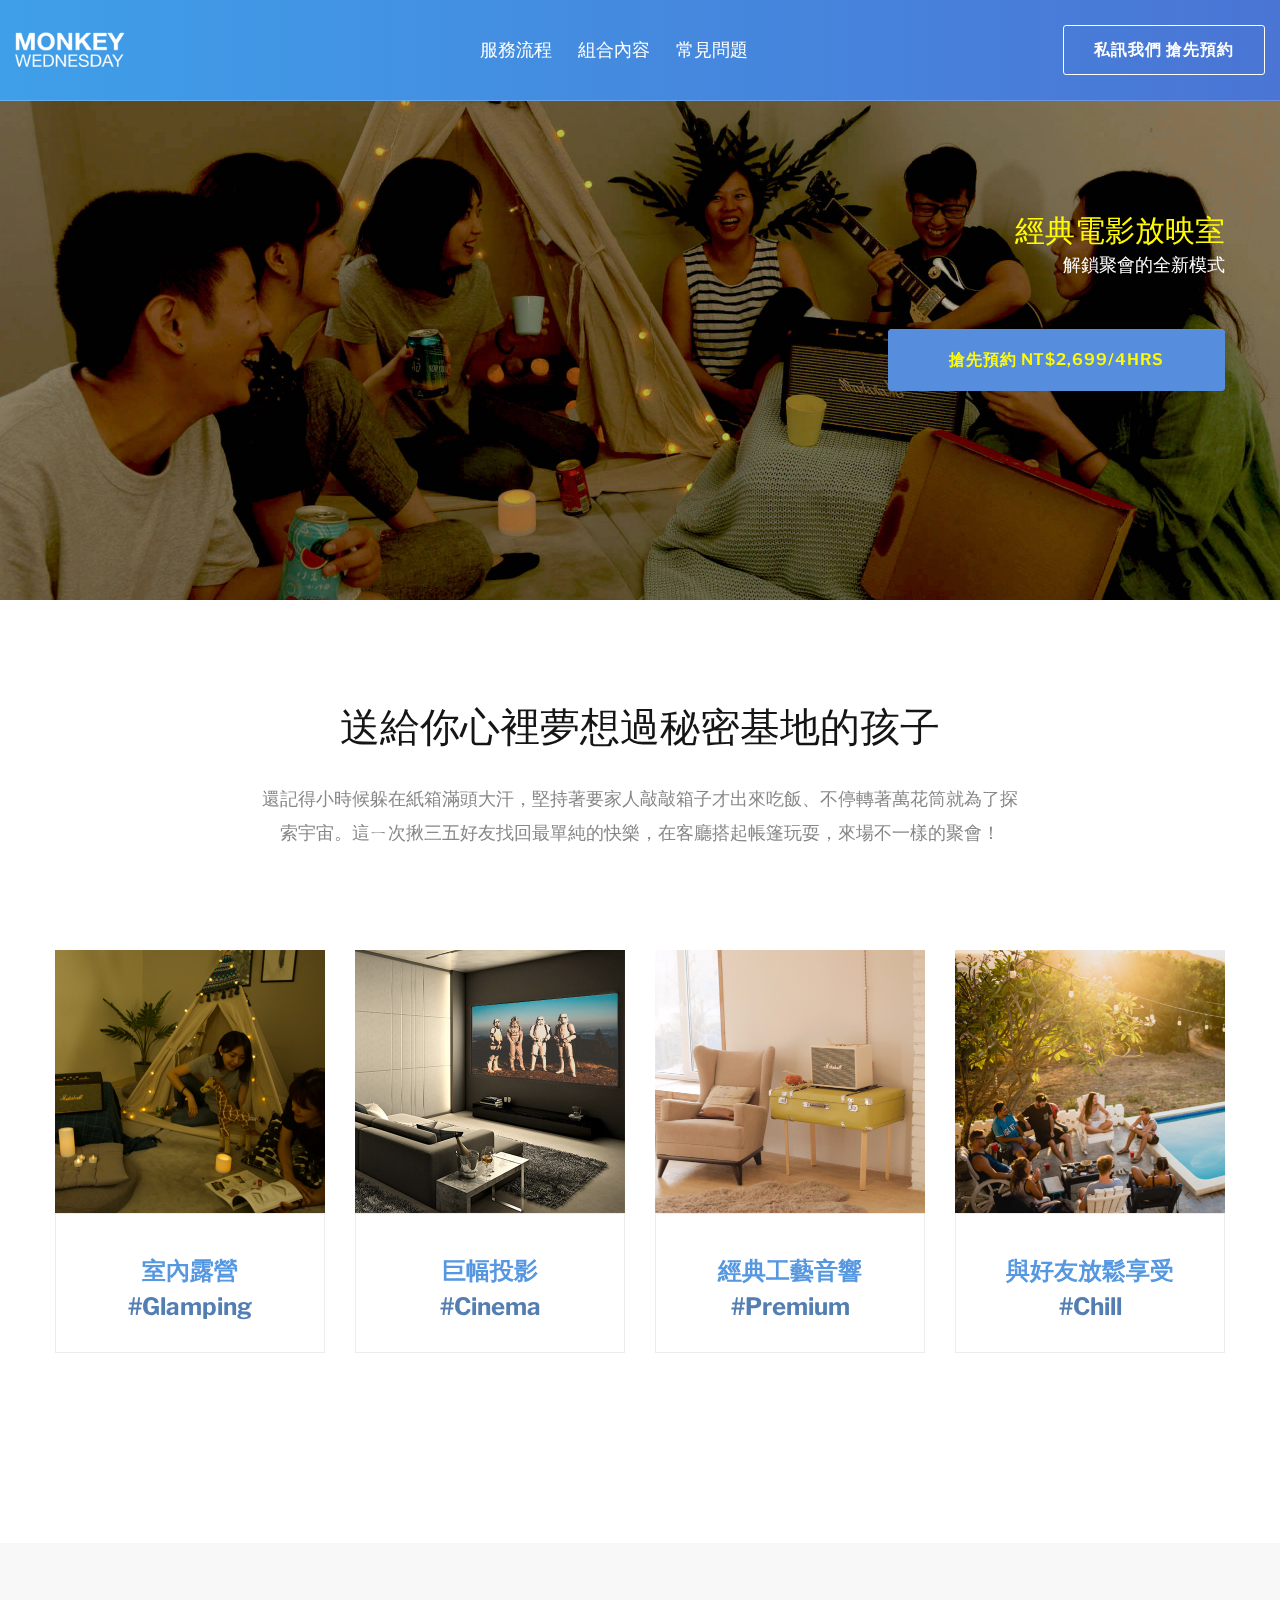
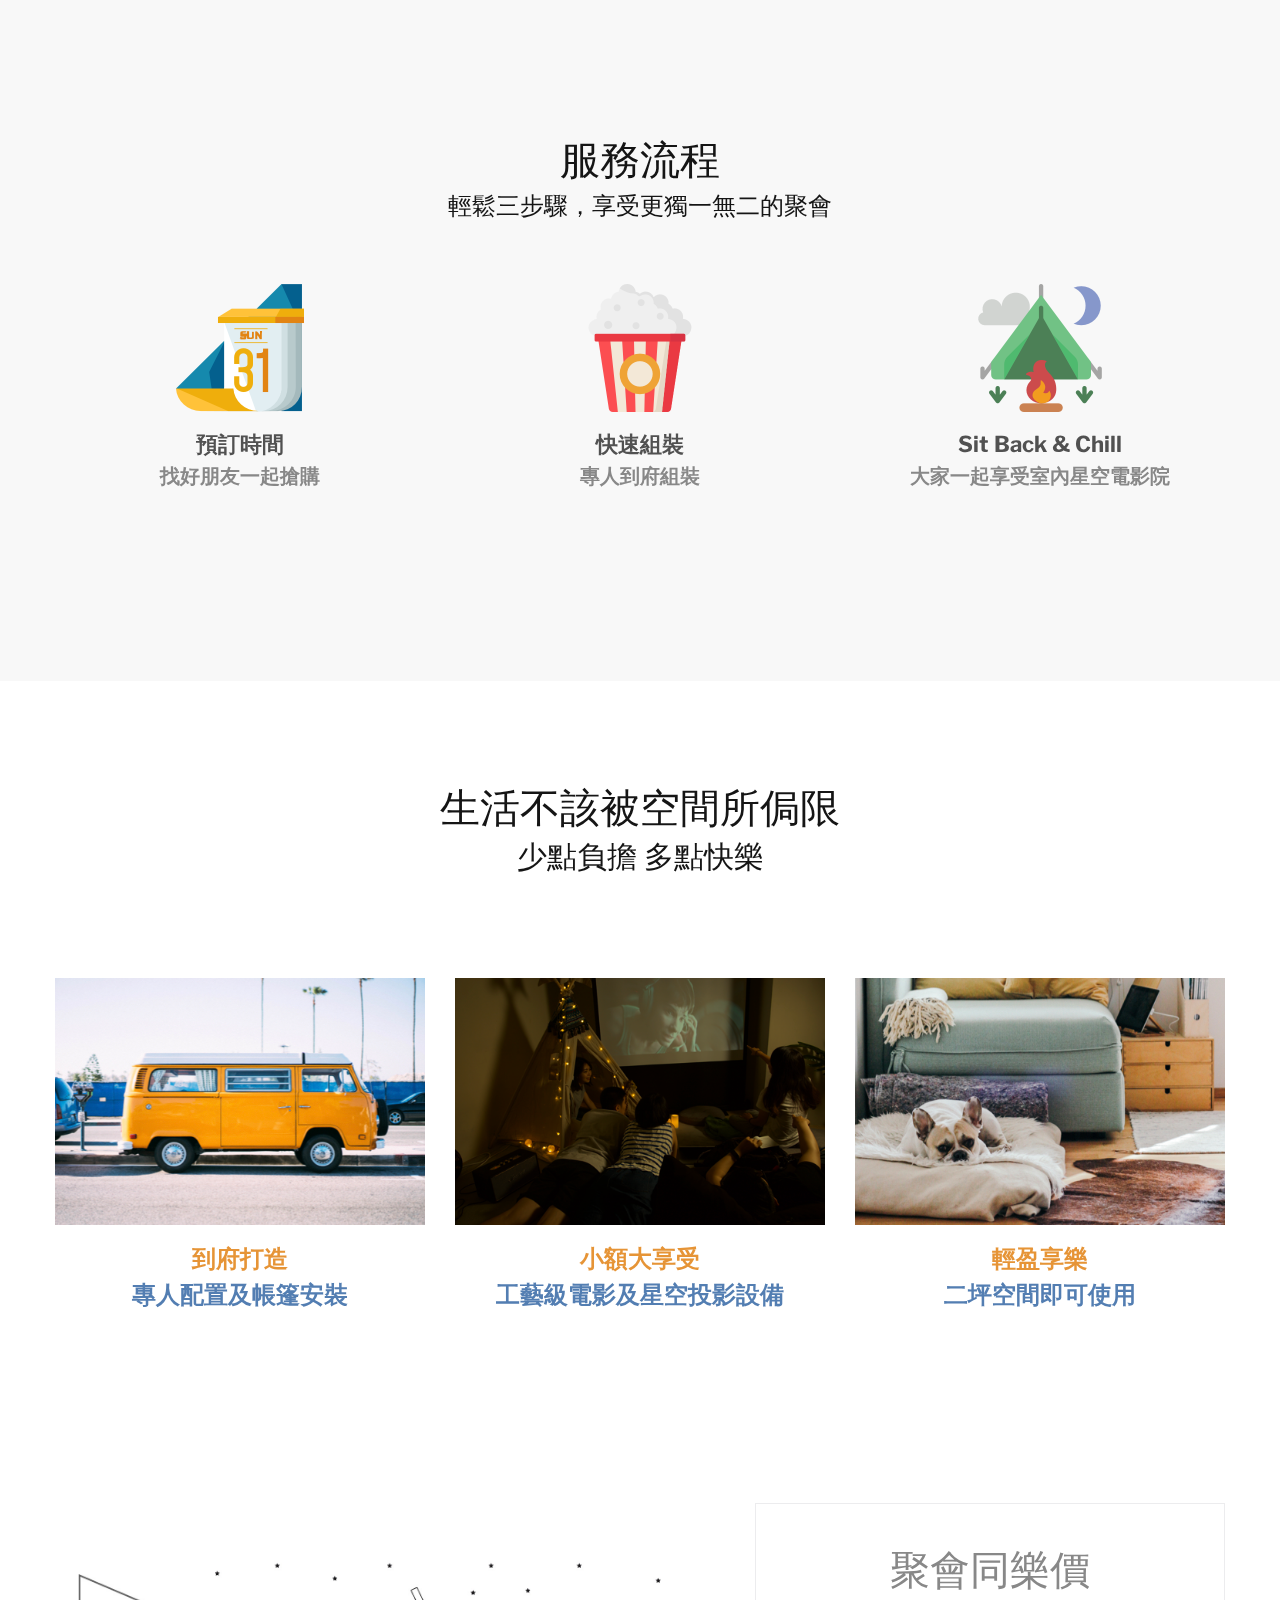
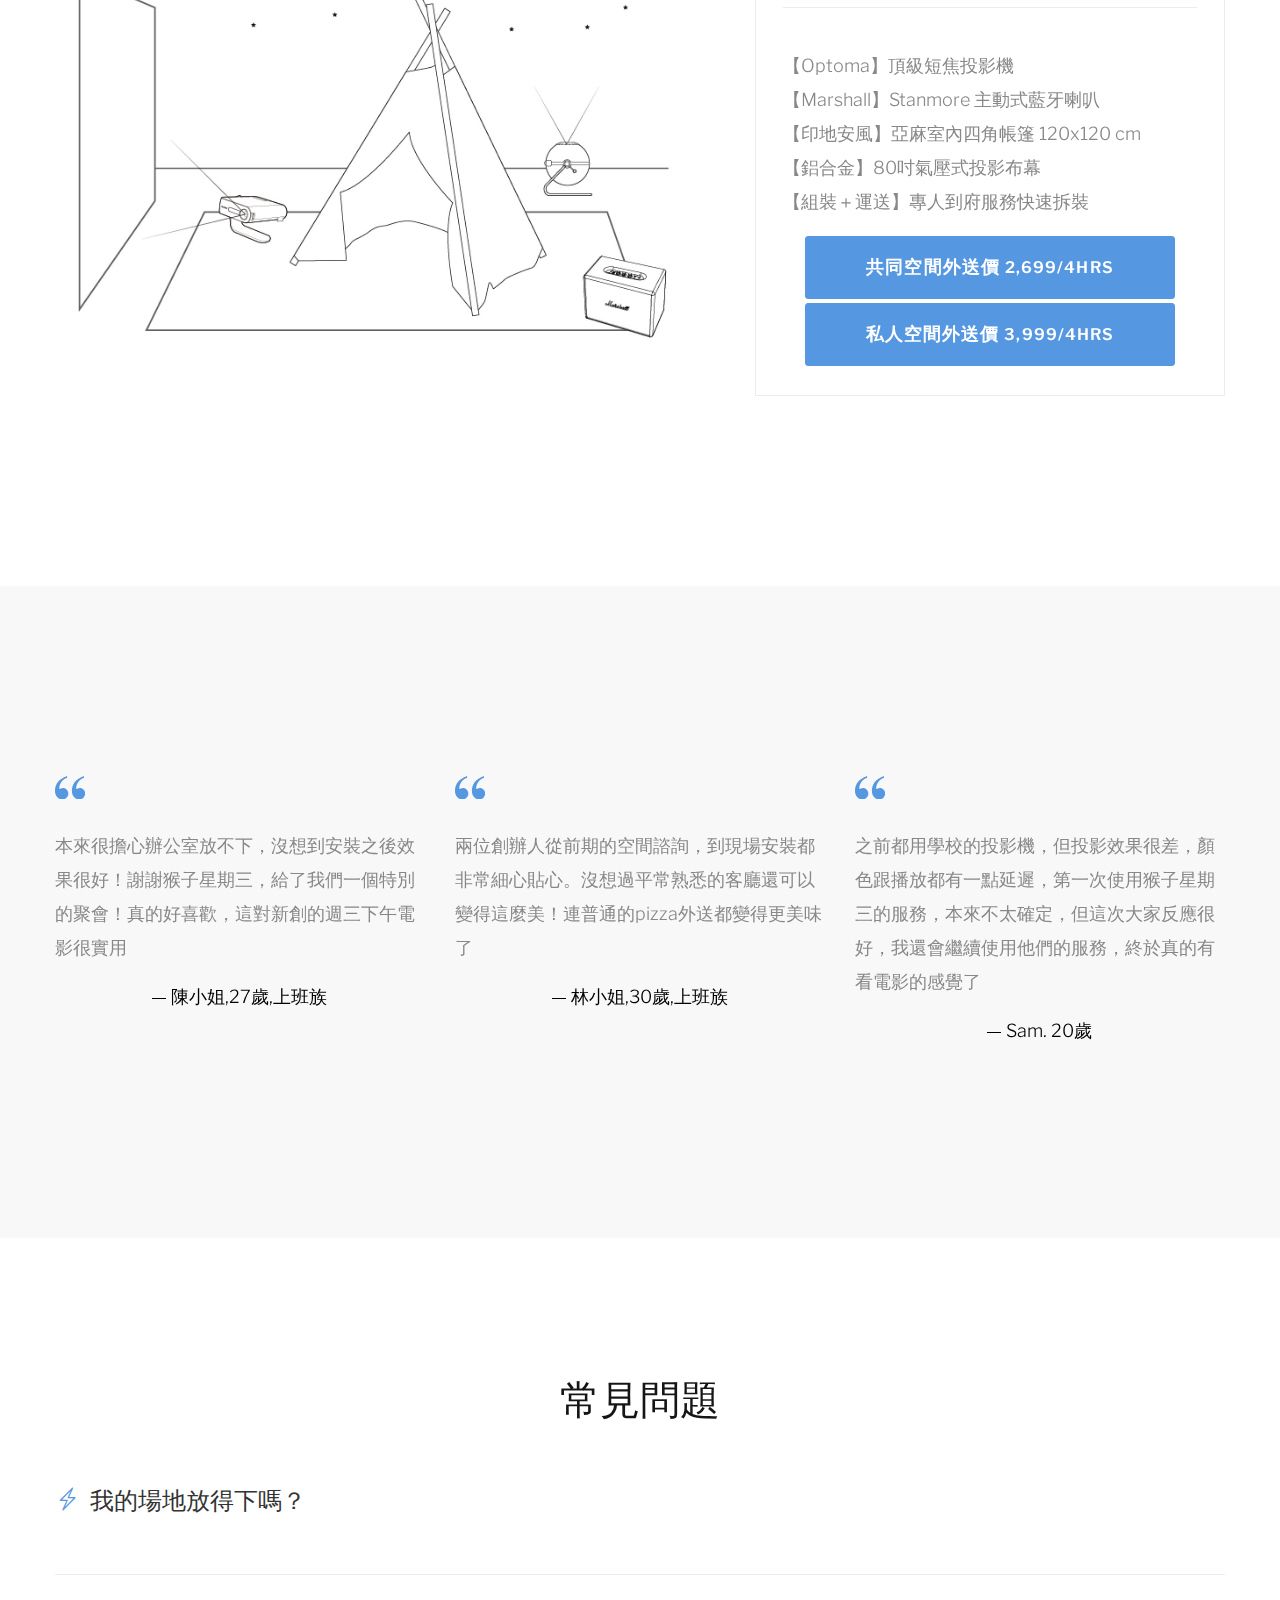
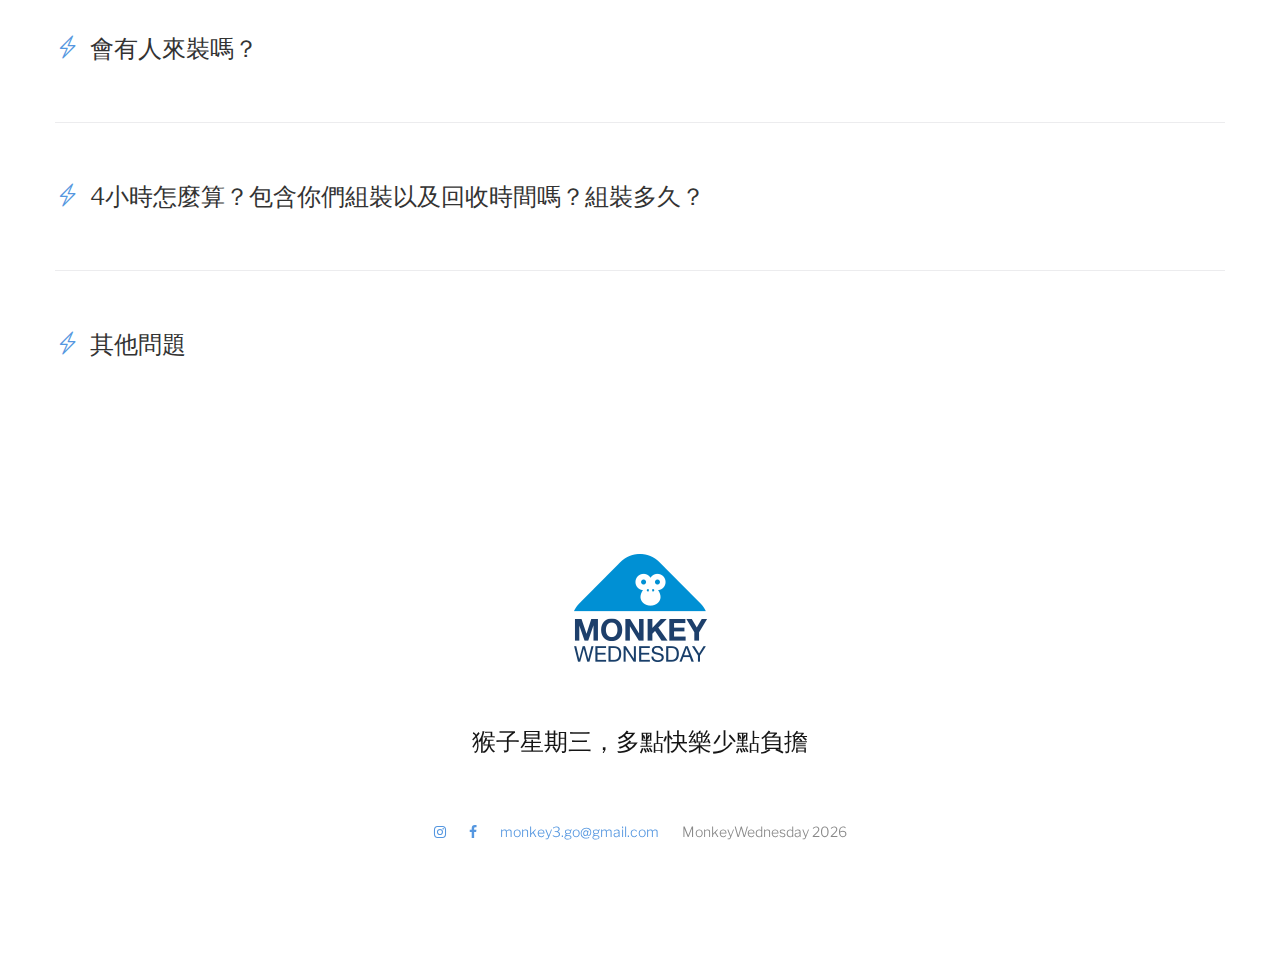
<file: index.html>
<!DOCTYPE html>
<html class="wide wow-animation" lang="en">

<head>
  <!-- Site Title-->
  <title>猴子星期三</title>
  <meta name="format-detection" content="telephone=no">
  <meta name="viewport" content="width=device-width, height=device-height, initial-scale=1.0, maximum-scale=1.0, user-scalable=0">
  <meta http-equiv="X-UA-Compatible" content="IE=edge">
  <meta charset="utf-8">
  <link rel="icon" href="images/favicon.ico" type="image/x-icon">
  <!-- Stylesheets-->
  <link rel="stylesheet" type="text/css" href="//fonts.googleapis.com/css?family=Libre+Franklin:200,300,500,600,300italic">
  <link rel="stylesheet" href="css/bootstrap.css">
  <link rel="stylesheet" href="css/style.css">
  <!--[if lt IE 10]>
    <div style="background: #212121; padding: 10px 0; box-shadow: 3px 3px 5px 0 rgba(0,0,0,.3); clear: both; text-align:center; position: relative; z-index:1;"><a href="http://windows.microsoft.com/en-US/internet-explorer/"><img src="images/ie8-panel/warning_bar_0000_us.jpg" border="0" height="42" width="820" alt="You are using an outdated browser. For a faster, safer browsing experience, upgrade for free today."></a></div>
    <script src="js/html5shiv.min.js"></script>
		<![endif]-->
</head>

<body>

<!-- Load Facebook SDK for JavaScript -->
<div id="fb-root"></div>
<script>(function(d, s, id) {
  var js, fjs = d.getElementsByTagName(s)[0];
  if (d.getElementById(id)) return;
  js = d.createElement(s); js.id = id;
  js.src = 'https://connect.facebook.net/zh_TW/sdk/xfbml.customerchat.js#xfbml=1&version=v2.12&autoLogAppEvents=1';
  fjs.parentNode.insertBefore(js, fjs);
}(document, 'script', 'facebook-jssdk'));</script>

<!-- Your customer chat code -->
<div class="fb-customerchat"
  attribution=setup_tool
  page_id="208334499773904"
  logged_in_greeting="嗨！有什麼問題歡迎隨時問我們"
  logged_out_greeting="嗨！有什麼問題歡迎隨時問我們">
</div>

  <!-- Page Header-->
  <header class="page-header">
    <!-- RD Navbar-->
    <div class="rd-navbar-wrap">
      <nav class="rd-navbar rd-navbar_inverse rd-navbar_dark" data-layout="rd-navbar-fixed" data-sm-layout="rd-navbar-fixed"
        data-sm-device-layout="rd-navbar-fixed" data-md-layout="rd-navbar-fixed" data-md-device-layout="rd-navbar-fixed"
        data-lg-device-layout="rd-navbar-fixed" data-xl-device-layout="rd-navbar-static" data-xxl-device-layout="rd-navbar-static"
        data-lg-layout="rd-navbar-fixed" data-xl-layout="rd-navbar-static" data-xxl-layout="rd-navbar-static"
        data-stick-up-clone="false" data-sm-stick-up="true" data-md-stick-up="true" data-lg-stick-up="true"
        data-xl-stick-up="true" data-xxl-stick-up="true" data-lg-stick-up-offset="120px" data-xl-stick-up-offset="35px"
        data-xxl-stick-up-offset="35px" data-body-class="rd-navbar-absolute rd-navbar-static-smooth">

        <div class="rd-navbar-inner rd-navbar-search-wrap">
          <!-- RD Navbar Panel-->
          <div class="rd-navbar-panel rd-navbar-search_collapsable">
            <!-- RD Navbar Brand-->
            <div class="rd-navbar-brand"><a class="brand-name" href="index.html">
                <img src="images/nav-logo.png" alt="" width="110" height="32" /></a></div>
          </div>
          <!-- RD Navbar Nav-->
          <div class="rd-navbar-nav-wrap">
            <div class="rd-navbar-nav-wrap__element">
              <a class="button button-text-lg button-gray-light-outline" href="https://m.me/208334499773904">私訊我們 搶先預約</a>

            </div>

            <ul class="rd-navbar-nav">
              <li>
                <h6 style="color:#fff;"><a href="#section-how-it-works">服務流程</a></h6>
              </li>
              <li>
                <h6 style="color:#fff;"><a href="#section_package">組合內容</a></h6>
              </li>
              <li>
                <h6 style="color:#fff;"><a href="#section-qna">常見問題</a></h6>
              </li>
            </ul>

          </div>
        </div>
      </nav>
    </div>
  </header>

  <section>
    <!-- RD Parallax-->
    <div class="parallax-window" data-parallax="scroll" data-image-src="images/hero_image_2.jpg">
      <div class="container">
        <div class="row justify-content-end">
          <div class="col-md-10 col-xl-6 text-right">
            <h4 style="color:#FFFB00;">經典電影放映室</h4>
            <!-- <img class="img-name" src="images/name.png" width="280" height="280" /> -->
            <h6 style="color:white;">
              解鎖聚會的全新模式</h6>

            <div class="group-lg">
              <a class="button button-lg button-primary" data-caption-animate="fadeInUpSmall" data-caption-delay="350"
                href="https://m.me/208334499773904">搶先預約 NT$2,699/4HRS</a>
            </div>

          </div>
        </div>
      </div>
    </div>
  </section>

  <!-- Presentation-->
  <section class="section-md bg-default text-center" id="section-see-features">
    <div class="container">
      <div class="row justify-content-lg-center">
        <div class="col-lg-10 col-xl-8">
          <h3>送給你心裡夢想過秘密基地的孩子</h3>
          <!-- <h4>現在自己實現</h4> -->
          <p>還記得小時候躲在紙箱滿頭大汗，堅持著要家人敲敲箱子才出來吃飯、不停轉著萬花筒就為了探索宇宙。這ㄧ次揪三五好友找回最單純的快樂，在客廳搭起帳篷玩耍，來場不一樣的聚會！
          </p>
        </div>
      </div>
  </section>

  <!-- Features -->
  <section class="section-xl bg-default">
    <div class="container">
      <div class="row row-50">
        <div class="col-md-6 col-xl-3">
          <img src="images/emotion_glamping.jpeg" alt="" />
          <div class="pricing-table">
            <div class="product-price-hashtag">
              室內露營
            </div>

            <div class="product-price-hashtag-subline">
              #Glamping
            </div>

          </div>
        </div>


        <div class="col-md-6 col-xl-3">
          <img src="images/emotion_theater.jpg" alt="" />
          <div class="pricing-table">
            <div class="product-price-hashtag">
              巨幅投影
            </div>
            <div class="product-price-hashtag-subline">
              #Cinema
            </div>
          </div>
        </div>


        <div class="col-md-6 col-xl-3">
          <img src="images/emotion_marshall.jpg" alt="" />
          <div class="pricing-table">
            <div class="product-price-hashtag">
              經典工藝音響
            </div>
            <div class="product-price-hashtag-subline">
              #Premium
            </div>
          </div>
        </div>


        <div class="col-md-6 col-xl-3">
          <img src="images/emotion_chill.jpg" alt="" />
          <div class="pricing-table">
            <div class="product-price-hashtag">
              與好友放鬆享受
            </div>
            <div class="product-price-hashtag-subline">
              #Chill
            </div>
          </div>
        </div>
      </div>
    </div>
  </section>



  <!-- How it works-->
  <section class="section-xl bg-gray-lighter text-center" id="section-how-it-works">
    <div class="container">
      <div class="row justify-content-lg-center">
        <div class="col-lg-10 col-xl-8">
          <h3>服務流程</h3>
          <h5>
            輕鬆三步驟，享受更獨一無二的聚會
          </h5>
        </div>
      </div>

      <div class="row row-50">
        <div class="col-md-6 col-lg-4">
          <!-- Blurb circle-->
          <img src="images/wiw_calendar.png" width="128" height="128" />
          <div class="product-price-hashtag-black">
            預訂時間
          </div>
          <div class="product-price-hashtag-black-subline">
            找好朋友一起搶購
          </div>
        </div>

        <div class="col-md-6 col-lg-4">
          <img src="images/wiw_popcorn.png" width="128" height="128" />

          <div class="product-price-hashtag-black">
            快速組裝
          </div>
          <div class="product-price-hashtag-black-subline">
            專人到府組裝
          </div>
        </div>
        <div class="col-md-6 col-lg-4">
          <img src="images/wiw_tent.png" width="128" height="128" />
          <div class="product-price-hashtag-black">
            Sit Back & Chill
          </div>
          <div class="product-price-hashtag-black-subline">
            大家一起享受室內星空電影院
          </div>
        </div>
      </div>
    </div>
    </div>
  </section>

  <!-- Benefit-->
  <section class="section-md bg-default text-center" id="section-see-features">
    <div class="container">
      <div class="row justify-content-lg-center">
        <div class="col-lg-10 col-xl-8">
          <h3>生活不該被空間所侷限</h3>
          <h4>少點負擔 多點快樂</h4>
          <!-- <p>skdfjklsjdfklsdjfklsjdflsjdfl
          </p> -->
        </div>
      </div>
  </section>

  <!--Service Process-->
  <section class="section-xl bg-default">
    <div class="container">
      <div class="row row-50">
        <div class="col-md-6 col-xl-4">
          <img src="images/service-van.jpg" alt="" />
          <div class="product-price-hashtag-yellow text-center">
            到府打造
          </div>

          <div class="product-price-hashtag-subline text-center">
            專人配置及帳篷安裝
          </div>

        </div>

        <div class="col-md-6 col-xl-4">
          <img class="img-circle" src="images/service-enjoy.png" alt="" />
          <div class="product-price-hashtag-yellow text-center">
            小額大享受
          </div>

          <div class="product-price-hashtag-subline text-center">
            工藝級電影及星空投影設備
          </div>
        </div>


        <div class="col-md-6 col-xl-4">
          <img src="images/service-home.jpg" alt="" />
          <div class="product-price-hashtag-yellow text-center">
            輕盈享樂
          </div>

          <div class="product-price-hashtag-subline text-center">
            二坪空間即可使用
          </div>

        </div>
      </div>
  </section>

  <section class="section-xl bg-default text-center" id="section_package">
    <div class="section-xxl_bigger"></div>
    <div class="container">
      <div class="row justify-content-md-center flex-lg-row-reverse align-items-lg-center justify-content-lg-between row-50">
        <div class="col-lg-5">
          <div class="pricing-table">
            <div class="pricing-header">
              <div class="price-title">
                聚會同樂價
              </div>
            </div>

            <div class="pricing-body text-left">
              <ul>
                <li>【Optoma】頂級短焦投影機</li>
                <li>【Marshall】Stanmore 主動式藍牙喇叭</li>
                <li>【印地安風】亞麻室內四角帳篷 120x120 cm</li>
                <li>【鋁合金】80吋氣壓式投影布幕</li>
                <li>【組裝＋運送】專人到府服務快速拆裝</li>
              </ul>
            </div>

            <div class="justify-content-around align-items-center">
              <a href="https://m.me/208334499773904">
                <div class="button button-lg button-temp">共同空間外送價 <span>2,699/4HRS</span></div>
              </a>
              <a href="https://m.me/208334499773904">
                <div class="button button-lg button-temp">私人空間外送價 <span>3,999/4HRS</span></div>
              </a>
            </div>

          </div>
        </div>

        <div class="col-lg-7">
          <img src="images/gears.jpg" alt="" width="652" height="491" />
        </div>
      </div>
    </div>
    </div>
  </section>


  <!-- Quotes-->
  <section class="section-xl bg-gray-lighter">
    <div class="container">
      <div class="row row-50">
        <div class="col-md-6 col-lg-4">
          <!-- Quote default-->
          <div class="quote-default quote-default_left-v2">
            <!-- <div class="quote-default__image">
              <img src="images/testimonials-1-120x120.jpg" alt="" width="120" height="120" />
            </div> -->
            <svg class="quote-default__mark" version="1.1" baseprofile="tiny" x="0px" y="0px" width="30.234px" height="23.484px"
              viewbox="0 0 30.234 23.484">
              <g>
                <path d="M12.129,0v1.723c-2.438,0.891-4.348,2.291-5.73,4.201c-1.383,1.911-2.074,3.897-2.074,5.959 c0,0.445,0.07,0.773,0.211,0.984c0.093,0.141,0.199,0.211,0.316,0.211c0.117,0,0.293-0.082,0.527-0.246 c0.75-0.539,1.699-0.809,2.848-0.809c1.336,0,2.519,0.545,3.551,1.635c1.031,1.09,1.547,2.385,1.547,3.885 c0,1.57-0.592,2.953-1.775,4.148c-1.184,1.195-2.619,1.793-4.307,1.793c-1.969,0-3.668-0.809-5.098-2.426 C0.715,19.441,0,17.274,0,14.555c0-3.164,0.972-6,2.918-8.508C4.863,3.539,7.933,1.524,12.129,0z M29.039,0v1.723 c-2.438,0.891-4.348,2.291-5.73,4.201c-1.383,1.911-2.074,3.897-2.074,5.959c0,0.445,0.07,0.773,0.211,0.984 c0.094,0.141,0.199,0.211,0.316,0.211s0.293-0.082,0.527-0.246c0.75-0.539,1.699-0.809,2.848-0.809c1.336,0,2.52,0.545,3.551,1.635 s1.547,2.385,1.547,3.885c0,1.57-0.592,2.953-1.775,4.148s-2.619,1.793-4.307,1.793c-1.969,0-3.668-0.809-5.098-2.426 s-2.145-3.785-2.145-6.504c0-3.164,0.973-6,2.918-8.508C21.773,3.539,24.844,1.524,29.039,0z"></path>
              </g>
            </svg>
            <div class="quote-default__text">
              <p class="q">本來很擔心辦公室放不下，沒想到安裝之後效果很好！謝謝猴子星期三，給了我們一個特別的聚會！真的好喜歡，這對新創的週三下午電影很實用</p>
            </div>
            <p class="quote-default__cite text-center">陳小姐,27歲,上班族</p>
          </div>
        </div>
        <div class="col-md-6 col-lg-4">
          <!-- Quote default-->
          <div class="quote-default quote-default_left-v2">
            <!-- <div class="quote-default__image">
              <img src="images/testimonials-2-120x120.jpg" alt="" width="120" height="120" />
            </div> -->
            <svg class="quote-default__mark" version="1.1" baseprofile="tiny" x="0px" y="0px" width="30.234px" height="23.484px"
              viewbox="0 0 30.234 23.484">
              <g>
                <path d="M12.129,0v1.723c-2.438,0.891-4.348,2.291-5.73,4.201c-1.383,1.911-2.074,3.897-2.074,5.959 c0,0.445,0.07,0.773,0.211,0.984c0.093,0.141,0.199,0.211,0.316,0.211c0.117,0,0.293-0.082,0.527-0.246 c0.75-0.539,1.699-0.809,2.848-0.809c1.336,0,2.519,0.545,3.551,1.635c1.031,1.09,1.547,2.385,1.547,3.885 c0,1.57-0.592,2.953-1.775,4.148c-1.184,1.195-2.619,1.793-4.307,1.793c-1.969,0-3.668-0.809-5.098-2.426 C0.715,19.441,0,17.274,0,14.555c0-3.164,0.972-6,2.918-8.508C4.863,3.539,7.933,1.524,12.129,0z M29.039,0v1.723 c-2.438,0.891-4.348,2.291-5.73,4.201c-1.383,1.911-2.074,3.897-2.074,5.959c0,0.445,0.07,0.773,0.211,0.984 c0.094,0.141,0.199,0.211,0.316,0.211s0.293-0.082,0.527-0.246c0.75-0.539,1.699-0.809,2.848-0.809c1.336,0,2.52,0.545,3.551,1.635 s1.547,2.385,1.547,3.885c0,1.57-0.592,2.953-1.775,4.148s-2.619,1.793-4.307,1.793c-1.969,0-3.668-0.809-5.098-2.426 s-2.145-3.785-2.145-6.504c0-3.164,0.973-6,2.918-8.508C21.773,3.539,24.844,1.524,29.039,0z"></path>
              </g>
            </svg>
            <div class="quote-default__text">
              <p class="q">兩位創辦人從前期的空間諮詢，到現場安裝都非常細心貼心。沒想過平常熟悉的客廳還可以變得這麼美！連普通的pizza外送都變得更美味了</p>
            </div>
            <p class="quote-default__cite text-center">林小姐,30歲,上班族</p>
          </div>
        </div>
        <div class="col-md-6 col-lg-4">
          <!-- Quote default-->
          <div class="quote-default quote-default_left-v2">
            <!-- <div class="quote-default__image">
              <img src="images/footer_logo.png" alt="" width="120" height="120" />
            </div> -->
            <svg class="quote-default__mark" version="1.1" baseprofile="tiny" x="0px" y="0px" width="30.234px" height="23.484px"
              viewbox="0 0 30.234 23.484">
              <g>
                <path d="M12.129,0v1.723c-2.438,0.891-4.348,2.291-5.73,4.201c-1.383,1.911-2.074,3.897-2.074,5.959 c0,0.445,0.07,0.773,0.211,0.984c0.093,0.141,0.199,0.211,0.316,0.211c0.117,0,0.293-0.082,0.527-0.246 c0.75-0.539,1.699-0.809,2.848-0.809c1.336,0,2.519,0.545,3.551,1.635c1.031,1.09,1.547,2.385,1.547,3.885 c0,1.57-0.592,2.953-1.775,4.148c-1.184,1.195-2.619,1.793-4.307,1.793c-1.969,0-3.668-0.809-5.098-2.426 C0.715,19.441,0,17.274,0,14.555c0-3.164,0.972-6,2.918-8.508C4.863,3.539,7.933,1.524,12.129,0z M29.039,0v1.723 c-2.438,0.891-4.348,2.291-5.73,4.201c-1.383,1.911-2.074,3.897-2.074,5.959c0,0.445,0.07,0.773,0.211,0.984 c0.094,0.141,0.199,0.211,0.316,0.211s0.293-0.082,0.527-0.246c0.75-0.539,1.699-0.809,2.848-0.809c1.336,0,2.52,0.545,3.551,1.635 s1.547,2.385,1.547,3.885c0,1.57-0.592,2.953-1.775,4.148s-2.619,1.793-4.307,1.793c-1.969,0-3.668-0.809-5.098-2.426 s-2.145-3.785-2.145-6.504c0-3.164,0.973-6,2.918-8.508C21.773,3.539,24.844,1.524,29.039,0z"></path>
              </g>
            </svg>
            <div class="quote-default__text">
              <p class="q">之前都用學校的投影機，但投影效果很差，顏色跟播放都有一點延遲，第一次使用猴子星期三的服務，本來不太確定，但這次大家反應很好，我還會繼續使用他們的服務，終於真的有看電影的感覺了</p>
            </div>
            <p class="quote-default__cite text-center">Sam. 20歲</p>
          </div>
        </div>
      </div>
    </div>
  </section>

  <!--FAQ-->
  <section class="section-lg bg-default" id="section-qna">
    <div class="container">
      <!-- Accordion-->
      <div id="accordion" role="tablist">
        <!-- Bootstrap panel-->
        <h3 align="center">常見問題</h3>
        <div class="panel panel-custom panel-classic">
          <div class="panel-custom-heading" id="1Heading" role="tab">
            <h5 class="panel-custom-title">
              <a class="collapsed" role="button" data-toggle="collapse" data-parent="#1" href="#1Collapse"
                aria-controls="1Collapse">
                我的場地放得下嗎？</a>
            </h5>
          </div>
          <div class="panel-custom-collapse collapse" id="1Collapse" role="tabpanel" aria-labelledby="1Heading">
            <div class="panel-custom-body">
              <p>
                建議最少保留兩坪空間以享有最佳體驗（一坪方為180*180公分），套組中只有兩個體積稍大的物品<br> 1) 帳篷：長120 x 寬120公分 <br> 2) 投影幕：長180 x 高160 x
                寬15，距離保留
                1 公尺就可享有80吋投影的享受
              </p>
            </div>
          </div>
        </div>
        <!-- Bootstrap panel-->
        <div class="panel panel-custom panel-classic">
          <div class="panel-custom-heading" id="2Heading" role="tab">
            <h5 class="panel-custom-title"><a class="collapsed" role="button" data-toggle="collapse" data-parent="#2"
                href="#2Collapse" aria-controls="2Collapse">會有人來裝嗎？</a>
            </h5>
          </div>
          <div class="panel-custom-collapse collapse" id="2Collapse" role="tabpanel" aria-labelledby="2Heading">
            <div class="panel-custom-body">
              <p>猴子星期三秉持小消費大享受，整體服務完全都會有專人服務，從訂購到運送到府、安裝及拆卸，您都不會產生任何勞動，請放心以及放鬆，好好享受全新體驗服務。</p>
            </div>
          </div>
        </div>
        <!-- Bootstrap panel-->
        <div class="panel panel-custom panel-classic">
          <div class="panel-custom-heading" id="3Heading" role="tab">
            <h5 class="panel-custom-title"><a class="collapsed" role="button" data-toggle="collapse" data-parent="#3"
                href="#3Collapse" aria-controls="3Collapse">4小時怎麼算？包含你們組裝以及回收時間嗎？組裝多久？</a>
            </h5>
          </div>
          <div class="panel-custom-collapse collapse" id="3Collapse" role="tabpanel" aria-labelledby="3Heading">
            <div class="panel-custom-body">
              <p>請別擔心，猴子星期三為您精心設想過，在服務過程中您將完整擁有四個小時的享受時光，不含前後組裝及拆卸。特別提醒您，我們將會提前30分鐘抵達進行組裝，整體組裝時間約10-15分鐘，視您家中環境不定，也會在您確認觀影結束後前往拆卸，若您使用的是共享空間，也請保留觀影前後各15分鐘作為我們安裝及拆卸的時間。</p>
            </div>
          </div>
        </div>
        <!-- Bootstrap panel-->
        <div class="panel panel-custom panel-classic">
          <div class="panel-custom-heading" id="4Heading" role="tab">
            <h5 class="panel-custom-title"><a class="collapsed" role="button" data-toggle="collapse" data-parent="#4"
                href="#4Collapse" aria-controls="4Collapse">其他問題</a>
            </h5>
          </div>
          <div class="panel-custom-collapse collapse" id="4Collapse" role="tabpanel" aria-labelledby="4Heading">
            <div class="panel-custom-body">
              <ul>
                <li>
                  <p><a href="https://goo.gl/gr6N4x">場地相關</a></p>
                </li>
                <li>
                  <p><a href="https://goo.gl/187hVX">設備及安裝</a></p>
                </li>
                <li>
                  <p><a href="https://goo.gl/MXfuzC">聯絡相關</a></p>
                </li>
                <li>
                  <p><a href="https://goo.gl/jj5bTb">預約及付款</a></p>
                </li>
                <li>
                  <p><a href="https://goo.gl/HgdmXL">取消、延長、更改</a></p>
                </li>
              </ul>
              若您還有其他問題，歡迎從網站右下角私訊我們，讓線上客服為您解答！
            </div>
          </div>
        </div>
      </div>
    </div>
  </section>


  <!-- Page Footer-->
  <footer class="footer-minimal">
    <div class="container">
      <img src="images/footer_logo.png" alt="" />
      <ul class="list-inline-sm footer-minimal__list">
        <h5>
          猴子星期三，多點快樂少點負擔
        </h5>
      </ul>

      <ul class="list-inline-sm footer-minimal__list">
        <li>
          <a class="icon icon-sm icon-primary fa fa-instagram" href="#"></a>
        </li>
        <li>
          <a class="icon icon-sm icon-primary fa fa-facebook" href="#"></a>
        </li>
        <a href="mailto:#">monkey3.go@gmail.com</a>

        </li>
        <p class="rights">
          <span>MonkeyWednesday</span>
          <span id="copyright-year"></span>
          <!-- {%FOOTER_LINK}-->
        </p>
      </ul>
  </footer>
  </div>
  <!-- Global Mailform Output-->
  <div class="snackbars" id="form-output-global"></div>
  <!-- Javascript-->
  <script src="js/core.min.js"></script>
  <script src="js/script.js"></script>
  <script src="js/parallax.js"></script>
  <script src="js/parallax.min.js"></script>
</body>

</html>
</file>
